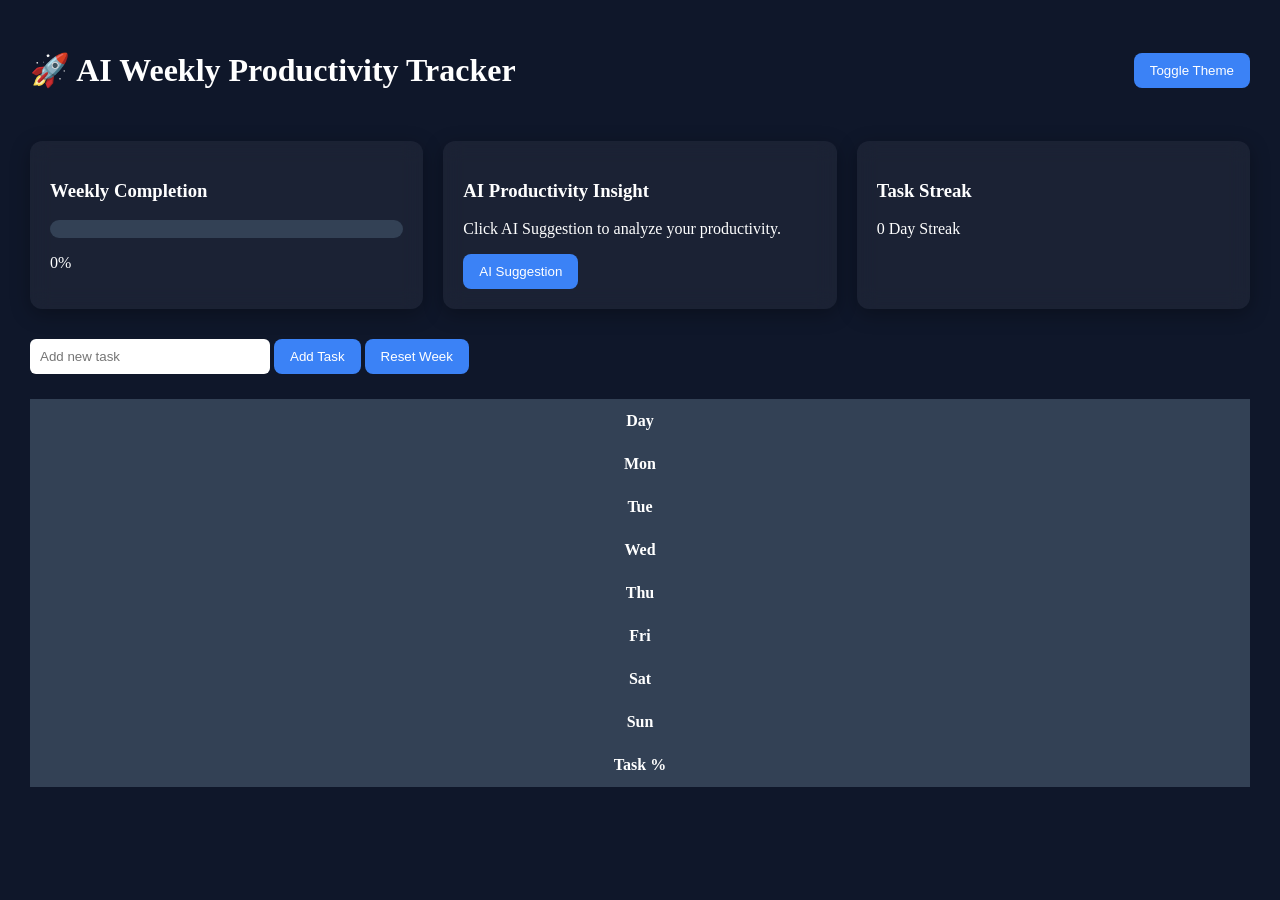
<file: index.html>
<!DOCTYPE html>
<html lang="en">

<head>
<meta charset="UTF-8">
<title>AI Productivity Tracker</title>
<link rel="stylesheet" href="track.css">
</head>

<body>

<header>
<h1>🚀 AI Weekly Productivity Tracker</h1>
<button id="themeBtn">Toggle Theme</button>
</header>

<section class="dashboard">

<div class="card">
<h3>Weekly Completion</h3>
<div class="progress">
<div id="progressFill"></div>
</div>
<p id="weeklyScore">0%</p>
</div>

<div class="card">
<h3>AI Productivity Insight</h3>
<p id="aiInsight">Click AI Suggestion to analyze your productivity.</p>
<button onclick="aiInsight()">AI Suggestion</button>
</div>

<div class="card">
<h3>Task Streak</h3>
<p id="streak">0 Day Streak</p>
</div>

</section>

<section class="controls">

<input id="taskInput" placeholder="Add new task">
<button onclick="addTask()">Add Task</button>
<button onclick="resetWeek()">Reset Week</button>

</section>

<section class="tracker">

<table id="taskTable">

<thead>
<tr>
<th>Day</th>
</tr>
</thead>

<tbody id="tableBody"></tbody>

<tfoot>
<tr id="taskScoreRow">
<th>Task %</th>
</tr>
</tfoot>

</table>

</section>

<script src="track.js"></script>

</body>
</html>
</file>
<file: track.css>
body{
font-family:Segoe UI;
background:#0f172a;
color:white;
margin:0;
padding:30px;
transition:0.3s;
}

header{
display:flex;
justify-content:space-between;
align-items:center;
margin-bottom:30px;
}

button{
padding:10px 16px;
border:none;
border-radius:8px;
background:#3b82f6;
color:white;
cursor:pointer;
}

button:hover{
background:#2563eb;
}

.dashboard{
display:grid;
grid-template-columns:repeat(3,1fr);
gap:20px;
margin-bottom:30px;
}

.card{
background:rgba(255,255,255,0.05);
padding:20px;
border-radius:12px;
backdrop-filter:blur(10px);
box-shadow:0 5px 20px rgba(0,0,0,0.3);
}

.progress{
height:18px;
background:#334155;
border-radius:10px;
overflow:hidden;
margin-top:10px;
}

#progressFill{
height:100%;
width:0%;
background:#22c55e;
transition:0.4s;
}

.controls{
margin-bottom:25px;
}

input{
padding:10px;
border-radius:6px;
border:none;
width:220px;
}

table{
border-collapse:collapse;
width:100%;
background:#1e293b;
}

th,td{
border:1px solid #334155;
padding:12px;
text-align:center;
}

th{
background:#334155;
}

input[type=checkbox]{
transform:scale(1.3);
}

.light{
background:#f1f5f9;
color:black;
}
</file>
